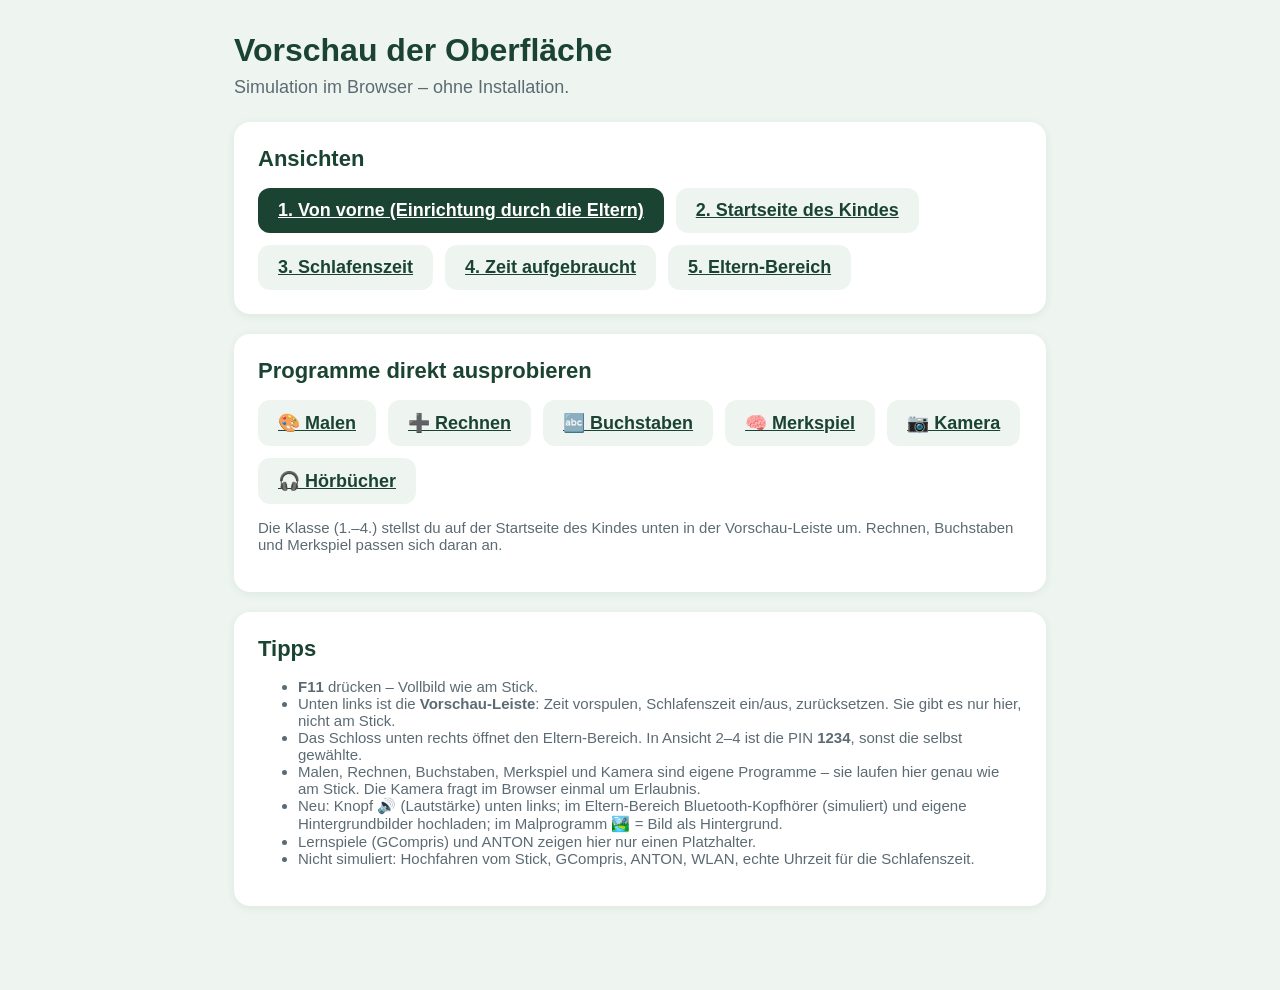
<file: VORSCHAU.html>
<!doctype html>
<html lang="de">
<head>
  <meta charset="utf-8">
  <meta name="viewport" content="width=device-width, initial-scale=1">
  <title>Vorschau</title>
  <link rel="stylesheet" href="oberflaeche/stil.css">
</head>
<body class="eltern">
  <div class="seite">
    <h1>Vorschau der Oberfläche</h1>
    <p class="unterzeile">Simulation im Browser – ohne Installation.</p>

    <section class="karte">
      <h2>Ansichten</h2>
      <div class="knopf-reihe">
        <a class="knopf" href="oberflaeche/index.html?vorschau=neu">1. Von vorne (Einrichtung durch die Eltern)</a>
        <a class="knopf zweit" href="oberflaeche/index.html?vorschau=fertig">2. Startseite des Kindes</a>
        <a class="knopf zweit" href="oberflaeche/index.html?vorschau=schlafen">3. Schlafenszeit</a>
        <a class="knopf zweit" href="oberflaeche/index.html?vorschau=zeitum">4. Zeit aufgebraucht</a>
        <a class="knopf zweit" href="oberflaeche/eltern.html?vorschau=eltern">5. Eltern-Bereich</a>
      </div>
    </section>

    <section class="karte">
      <h2>Programme direkt ausprobieren</h2>
      <div class="knopf-reihe">
        <a class="knopf zweit" href="oberflaeche/index.html?vorschau=fertig&amp;weiter=apps/malen.html">🎨 Malen</a>
        <a class="knopf zweit" href="oberflaeche/index.html?vorschau=fertig&amp;weiter=apps/rechnen.html">➕ Rechnen</a>
        <a class="knopf zweit" href="oberflaeche/index.html?vorschau=fertig&amp;weiter=apps/buchstaben.html">🔤 Buchstaben</a>
        <a class="knopf zweit" href="oberflaeche/index.html?vorschau=fertig&amp;weiter=apps/merkspiel.html">🧠 Merkspiel</a>
        <a class="knopf zweit" href="oberflaeche/index.html?vorschau=fertig&amp;weiter=apps/kamera.html">📷 Kamera</a>
        <a class="knopf zweit" href="oberflaeche/index.html?vorschau=fertig&amp;weiter=apps/hoerbuecher.html">🎧 Hörbücher</a>
      </div>
      <p class="hinweis">Die Klasse (1.–4.) stellst du auf der Startseite des Kindes unten in der Vorschau-Leiste um. Rechnen, Buchstaben und Merkspiel passen sich daran an.</p>
    </section>

    <section class="karte">
      <h2>Tipps</h2>
      <ul class="hinweis">
        <li><strong>F11</strong> drücken – Vollbild wie am Stick.</li>
        <li>Unten links ist die <strong>Vorschau-Leiste</strong>: Zeit vorspulen, Schlafenszeit ein/aus, zurücksetzen. Sie gibt es nur hier, nicht am Stick.</li>
        <li>Das Schloss unten rechts öffnet den Eltern-Bereich. In Ansicht 2–4 ist die PIN <strong>1234</strong>, sonst die selbst gewählte.</li>
        <li>Malen, Rechnen, Buchstaben, Merkspiel und Kamera sind eigene Programme – sie laufen hier genau wie am Stick. Die Kamera fragt im Browser einmal um Erlaubnis.</li>
        <li>Neu: Knopf 🔊 (Lautstärke) unten links; im Eltern-Bereich Bluetooth-Kopfhörer (simuliert) und eigene Hintergrundbilder hochladen; im Malprogramm 🏞️ = Bild als Hintergrund.</li>
        <li>Lernspiele (GCompris) und ANTON zeigen hier nur einen Platzhalter.</li>
        <li>Nicht simuliert: Hochfahren vom Stick, GCompris, ANTON, WLAN, echte Uhrzeit für die Schlafenszeit.</li>
      </ul>
    </section>
  </div>
</body>
</html>
</file>
<file: oberflaeche/stil.css>
/* Kinder-Stick – gemeinsame Gestaltung */
:root {
  --gruen: #1B4332;
  --gruen-hell: #2D6A4F;
  --mint: #52B788;
  --hell: #EEF5F0;
  --gelb: #FFB627;
  --koralle: #F26B5B;
  --text: #1F2933;
  --grau: #5C6B73;
  --weiss: #FFFFFF;
}

* { box-sizing: border-box; }
[hidden] { display: none !important; }

html, body { margin: 0; height: 100%; }
body {
  font-family: "Cantarell", "Noto Sans", "Calibri", sans-serif;
  color: var(--text);
  background: var(--hell);
}

/* ---------- Kinder-Startseite ---------- */
body.kind { display: flex; flex-direction: column; user-select: none; overflow: hidden; }

.kopf {
  display: flex; align-items: center; justify-content: space-between; gap: 32px;
  padding: 24px 40px; background: var(--gruen); color: var(--weiss);
}
.kopf h1 { margin: 0; font-size: 40px; }

.zeit { min-width: 320px; }
.zeit-text { font-size: 22px; margin-bottom: 8px; text-align: right; }
.balken { height: 22px; background: rgba(255, 255, 255, 0.25); border-radius: 11px; overflow: hidden; }
.balken-fuellung { height: 100%; width: 100%; background: var(--gelb); border-radius: 11px; transition: width 0.5s; }
.balken-fuellung.knapp { background: var(--koralle); }

.kacheln {
  flex: 1; display: flex; flex-wrap: wrap; align-content: center; justify-content: center;
  gap: 32px; padding: 32px 40px 88px; overflow-y: auto;
  max-width: 1040px; margin: 0 auto; width: 100%;
}
.kachel {
  width: 200px; height: 200px; border: none; border-radius: 28px; cursor: pointer;
  background: var(--weiss); box-shadow: 0 6px 18px rgba(27, 67, 50, 0.15);
  display: flex; flex-direction: column; align-items: center; justify-content: center; gap: 16px;
  font: inherit; color: var(--gruen); transition: transform 0.1s;
}
.kachel:active { transform: scale(0.96); }
.kachel:focus-visible { outline: 6px solid var(--gelb); }
.kachel-symbol { font-size: 80px; line-height: 1; }
.kachel-name { font-size: 24px; font-weight: bold; }

.sperre {
  flex: 1; display: flex; flex-direction: column; align-items: center; justify-content: center;
  text-align: center; padding: 40px;
}
.sperre-symbol { font-size: 160px; line-height: 1; }
.sperre h2 { font-size: 48px; margin: 24px 0 8px; color: var(--gruen); }
.sperre p { font-size: 26px; margin: 0; color: var(--grau); }
.sperre-apps { display: flex; justify-content: center; gap: 24px; margin-top: 32px; }
.sperre-apps:empty { display: none; }

.eltern-knopf {
  position: fixed; right: 16px; bottom: 16px; width: 56px; height: 56px; border-radius: 28px;
  border: none; background: rgba(27, 67, 50, 0.12); font-size: 26px; cursor: pointer;
}

/* ---------- PIN-Dialog ---------- */
dialog {
  border: none; border-radius: 24px; padding: 32px; box-shadow: 0 12px 40px rgba(0, 0, 0, 0.3);
}
dialog::backdrop { background: rgba(27, 67, 50, 0.6); }
.pin-titel { margin: 0 0 16px; font-size: 24px; color: var(--gruen); text-align: center; }
.pin-anzeige { font-size: 36px; letter-spacing: 12px; text-align: center; min-height: 48px; margin-bottom: 8px; }
.pin-fehler { color: var(--koralle); text-align: center; min-height: 24px; margin: 0 0 12px; }
.pin-tasten { display: grid; grid-template-columns: repeat(3, 80px); gap: 12px; justify-content: center; }
.pin-tasten button {
  height: 64px; font-size: 26px; border: none; border-radius: 16px; background: var(--hell); cursor: pointer;
}
.pin-tasten button.ok { background: var(--gruen); color: var(--weiss); }
.pin-abbrechen { display: block; margin: 16px auto 0; background: none; border: none; color: var(--grau); font-size: 18px; cursor: pointer; }

/* ---------- Eltern-Bereich und Einrichtung ---------- */
body.eltern { overflow-y: auto; }
.seite { max-width: 860px; margin: 0 auto; padding: 32px 24px 64px; }
.seite h1 { color: var(--gruen); margin: 0 0 8px; font-size: 32px; }
.seite .unterzeile { color: var(--grau); margin: 0 0 24px; font-size: 18px; }

.karte { background: var(--weiss); border-radius: 16px; padding: 24px; margin-bottom: 20px; box-shadow: 0 2px 8px rgba(27, 67, 50, 0.08); }
.karte h2 { margin: 0 0 16px; font-size: 22px; color: var(--gruen); }
.karte * + h2 { margin-top: 28px; }

.feld { display: flex; flex-direction: column; gap: 6px; margin-bottom: 16px; }
.feld label { font-weight: bold; }
.hinweis { color: var(--grau); font-size: 15px; }
.feld .hinweis { font-size: 14px; }
.reihe { display: flex; gap: 16px; flex-wrap: wrap; }
.reihe .feld { flex: 1; min-width: 180px; }

input, select {
  font: inherit; font-size: 18px; padding: 10px 12px; border: 2px solid #CFDDD5; border-radius: 10px; background: var(--weiss);
}
input:focus, select:focus { outline: none; border-color: var(--mint); }

.knopf {
  font: inherit; font-size: 18px; font-weight: bold; padding: 12px 20px; border: none; border-radius: 12px;
  background: var(--gruen); color: var(--weiss); cursor: pointer;
}
.knopf.zweit { background: var(--hell); color: var(--gruen); }
.knopf.warnung { background: var(--koralle); }
.knopf-reihe { display: flex; gap: 12px; flex-wrap: wrap; }

.meldung { margin: 12px 0 0; min-height: 24px; }
.meldung.fehler { color: var(--koralle); }
.meldung.ok { color: var(--gruen-hell); }

.kennzahl { font-size: 40px; font-weight: bold; color: var(--gruen); }
.tage { display: flex; gap: 8px; align-items: flex-end; height: 120px; margin-top: 16px; }
.tag { flex: 1; display: flex; flex-direction: column; align-items: center; justify-content: flex-end; height: 100%; gap: 4px; font-size: 13px; color: var(--grau); }
.tag-balken { width: 100%; max-width: 48px; background: var(--mint); border-radius: 6px 6px 0 0; min-height: 2px; }

.app-liste { display: flex; flex-direction: column; gap: 10px; }
.app-liste label { display: flex; align-items: center; gap: 12px; font-size: 18px; }
.app-liste input { width: 22px; height: 22px; }

.wlan-liste { display: flex; flex-direction: column; gap: 8px; margin-bottom: 12px; }
.wlan-netz { display: flex; justify-content: space-between; align-items: center; padding: 10px 14px; border: 2px solid #CFDDD5; border-radius: 10px; background: var(--weiss); font: inherit; font-size: 17px; cursor: pointer; text-align: left; }
.wlan-netz.gewaehlt { border-color: var(--mint); background: var(--hell); }

/* ---------- Nur Vorschau-Modus (file://) ---------- */
.vorschau-leiste {
  position: fixed; left: 230px; bottom: 16px; display: flex; gap: 8px; align-items: center; flex-wrap: wrap;
  max-width: calc(100% - 320px); padding: 8px 12px; border-radius: 12px;
  background: rgba(31, 41, 51, 0.88); color: var(--weiss); font-size: 14px; z-index: 50;
}
.vorschau-leiste button { font: inherit; font-size: 14px; padding: 6px 10px; border: none; border-radius: 8px; background: var(--weiss); color: var(--text); cursor: pointer; }
.vorschau-leiste span { color: var(--gelb); margin-left: 4px; }
.vorschau-app { position: fixed; inset: 0; background: var(--weiss); display: flex; flex-direction: column; z-index: 40; }
.vorschau-app-kopf { padding: 12px 16px; border-bottom: 1px solid #DDE5E0; background: #F6F8F7; }
.vorschau-app-inhalt { flex: 1; display: flex; flex-direction: column; align-items: center; justify-content: center; text-align: center; color: var(--grau); }
.vorschau-app-inhalt h2 { color: var(--gruen); font-size: 40px; margin: 16px 0 8px; }
.vorschau-app-inhalt p { font-size: 18px; max-width: 620px; margin: 6px 0; }
.vorschau-app-inhalt p.vorschau-app-beschreibung { font-size: 22px; color: var(--text); margin-bottom: 20px; }
.vorschau-app-symbol { font-size: 140px; line-height: 1; }

/* ---------- Hintergründe (vom Kind gewählt) ---------- */
body.kind[data-hintergrund] { background-size: cover; background-position: center; }
[data-hintergrund="eispalast"] { background-image: url("hintergruende/eispalast.svg"); }
[data-hintergrund="savanne"] { background-image: url("hintergruende/savanne.svg"); }
[data-hintergrund="unterwasser"] { background-image: url("hintergruende/unterwasser.svg"); }
[data-hintergrund="weltraum"] { background-image: url("hintergruende/weltraum.svg"); }
[data-hintergrund="regenbogen"] { background-image: url("hintergruende/regenbogen.svg"); }
body.kind:not([data-hintergrund="standard"]) .sperre {
  background: rgba(255, 255, 255, 0.85); border-radius: 32px; margin: 32px auto; flex: 0 1 auto; max-width: 900px;
}

/* ---------- Knöpfe unten links (Ausschalten, Hintergrund) ---------- */
.unten-links { position: fixed; left: 16px; bottom: 16px; display: flex; gap: 12px; }
.rund-knopf {
  width: 56px; height: 56px; border-radius: 28px; border: none; cursor: pointer;
  background: rgba(255, 255, 255, 0.85); box-shadow: 0 2px 8px rgba(27, 67, 50, 0.2);
  font-size: 26px; color: var(--gruen);
}
.rund-knopf:focus-visible { outline: 4px solid var(--gelb); }
.dialog-knoepfe { display: flex; gap: 16px; justify-content: center; margin-top: 8px; }

/* ---------- Galerie ---------- */
.hg-dialog { max-width: 820px; }
.hg-galerie { display: grid; grid-template-columns: repeat(3, 1fr); gap: 16px; }
.hg-wahl {
  display: flex; flex-direction: column; gap: 8px; align-items: center; padding: 8px;
  border: none; border-radius: 16px; background: var(--hell); cursor: pointer;
  font: inherit; font-size: 20px; font-weight: bold; color: var(--gruen);
}
.hg-wahl:focus-visible { outline: 4px solid var(--gelb); }
.hg-bild {
  display: block; width: 220px; height: 124px; border-radius: 12px;
  background-color: var(--hell); background-size: cover; background-position: center;
  box-shadow: inset 0 0 0 2px rgba(27, 67, 50, 0.15);
}
.hg-bild[data-hintergrund="standard"] { background-color: var(--hell); }

/* ---------- Abschied beim Ausschalten ---------- */
.aus-hinweis {
  position: fixed; inset: 0; z-index: 10; background: var(--hell);
  display: flex; flex-direction: column; align-items: center; justify-content: center; text-align: center;
}
.aus-hinweis h2 { font-size: 48px; margin: 24px 0 8px; color: var(--gruen); }
.aus-hinweis p { font-size: 26px; margin: 0; color: var(--grau); }
.aus-hinweis .aus-fehler { margin-top: 28px; max-width: 900px; font-size: 18px; color: var(--koralle); white-space: pre-line; }

/* ---------- Lautstärke ---------- */
.ton-dialog { width: min(560px, calc(100% - 32px)); }
.ton-reihe { display: flex; align-items: center; gap: 16px; font-size: 36px; }
.ton-regler { flex: 1; height: 40px; accent-color: var(--gelb); padding: 0; border: none; }
.ton-hinweis { color: var(--grau); font-size: 17px; text-align: center; margin: 16px 0 0; }

/* ---------- Eltern: Bluetooth und eigene Bilder ---------- */
.bt-geraet { display: flex; justify-content: space-between; align-items: center; gap: 12px; padding: 10px 14px;
  border: 2px solid #CFDDD5; border-radius: 10px; font-size: 17px; }
.bt-geraet .knopf { font-size: 15px; padding: 8px 14px; }
.eigene-bilder { display: grid; grid-template-columns: repeat(auto-fill, minmax(180px, 1fr)); gap: 12px; margin-bottom: 12px; }
.eigenes-bild { position: relative; height: 104px; border-radius: 10px; background-size: cover; background-position: center;
  box-shadow: inset 0 0 0 2px rgba(27, 67, 50, 0.15); }
.eigenes-bild button { position: absolute; right: 6px; top: 6px; border: none; border-radius: 8px; padding: 4px 8px;
  background: rgba(255, 255, 255, 0.9); cursor: pointer; font-size: 15px; }
.datei-wahl { font-size: 16px; }

/* ---------- Eltern: Hörbücher ---------- */
.hoer-platz { font-size: 16px; font-weight: bold; color: var(--gruen); }
.hoer-liste { display: flex; flex-direction: column; gap: 8px; margin-bottom: 16px; }
.hoer-neu { display: flex; flex-direction: column; gap: 10px; padding: 14px; border: 2px dashed #CFDDD5; border-radius: 12px; }
.hoer-neu .knopf { align-self: flex-start; }
</file>
